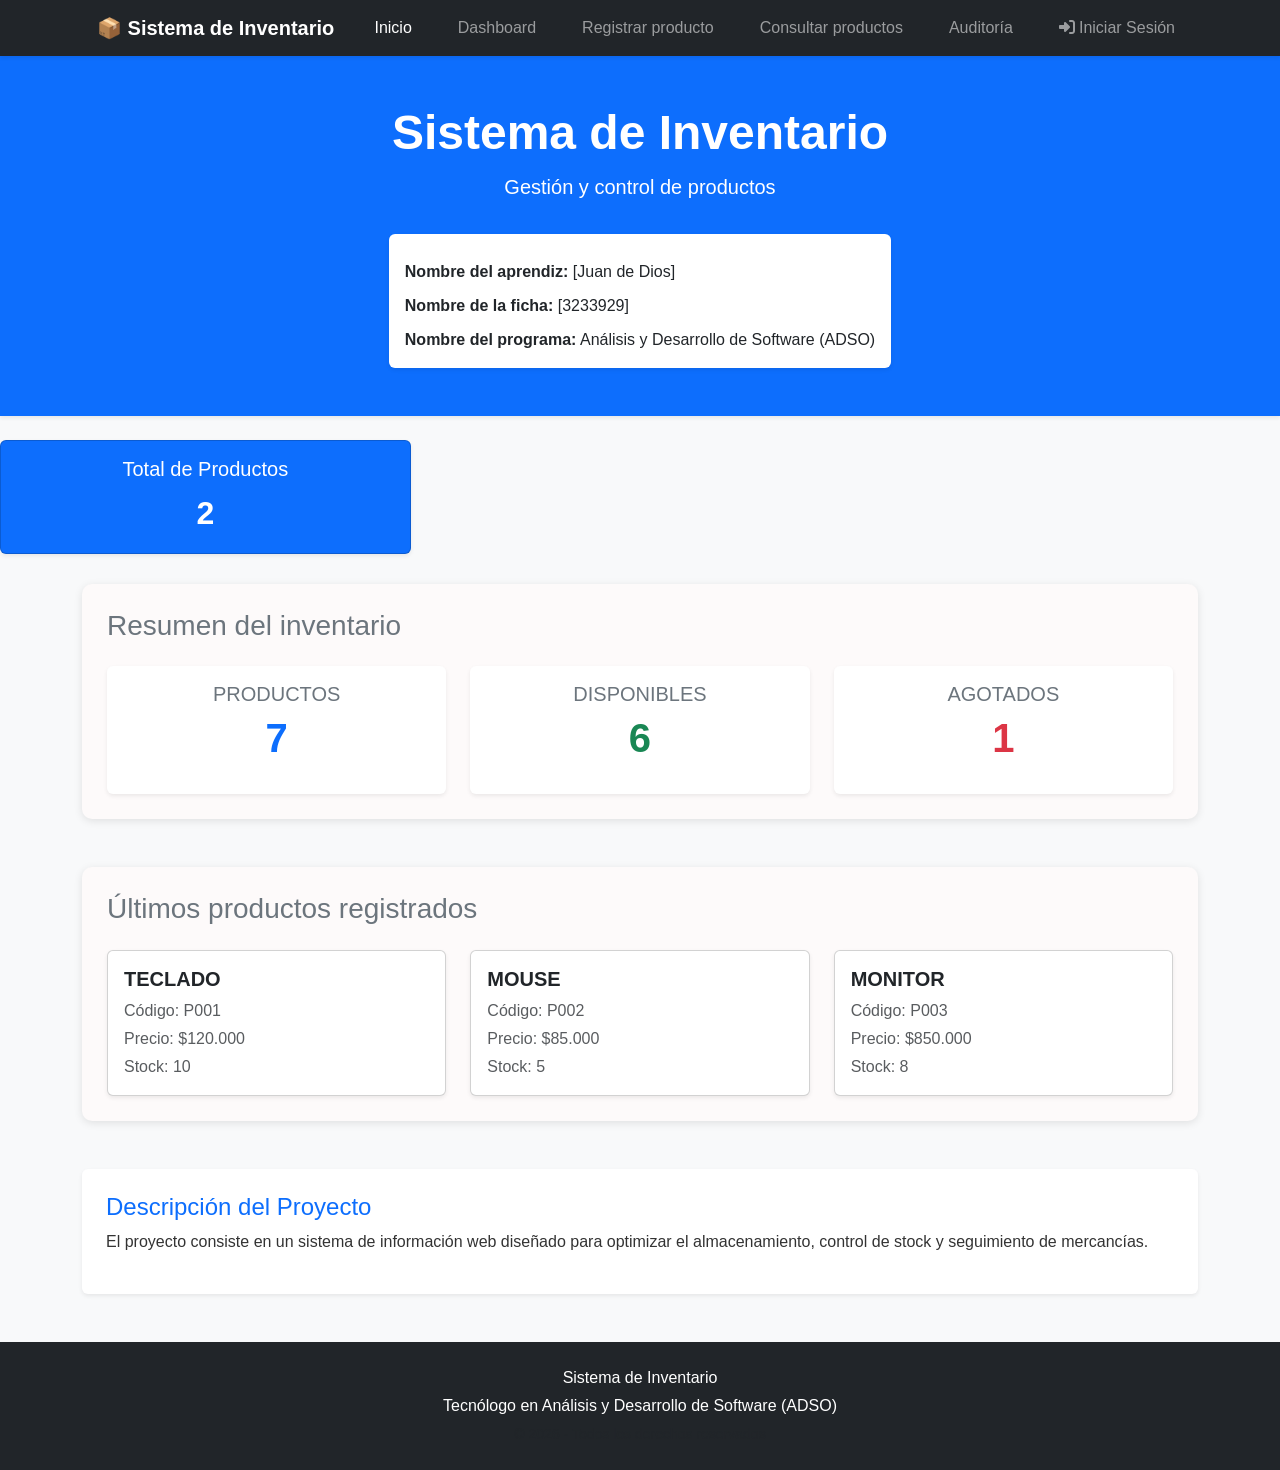
<file: index.html>
<!DOCTYPE html>
<html lang="es">
<head>
    <meta charset="UTF-8">
    <meta name="viewport" content="width=device-width, initial-scale=1.0">
    <title>Sistema de Inventario - Inicio</title>
    <!-- Enlace CDN de Bootstrap 5 -->
    <link href="https://cdn.jsdelivr.net/npm/bootstrap@5.3.3/dist/css/bootstrap.min.css" rel="stylesheet">
    <link href="https://cdnjs.cloudflare.com/ajax/libs/font-awesome/6.5.1/css/all.min.css" rel="stylesheet">
    <!-- Ruta local de CSS corregida -->
    <link rel="stylesheet" href="css/style.css">
</head>
<body class="bg-light">

    <!-- Navbar Bootstrap -->
    <nav class="navbar navbar-expand-lg navbar-dark bg-dark shadow-sm">
        <div class="container">
            <a class="navbar-brand fw-bold" href="index.html">📦 Sistema de Inventario</a>
            <button class="navbar-toggler" type="button" data-bs-toggle="collapse" data-bs-target="#navbarNav">
                <span class="navbar-toggler-icon"></span>
            </button>
            <div class="collapse navbar-collapse" id="navbarNav">
                <ul class="navbar-nav ms-auto">
                    <li class="nav-item"><a class="nav-link active" href="index.html">Inicio</a></li>
                    <li class="nav-item"><a class="nav-link" href="dashboard.html">Dashboard</a></li>
                    <li class="nav-item"><a class="nav-link" href="registrar.html">Registrar producto</a></li>
                    <li class="nav-item"><a class="nav-link" href="productos.html">Consultar productos</a></li>
                    <li class="nav-item"><a class="nav-link" href="auditoria.html">Auditoría</a></li>
                    <li class="nav-item"><a class="nav-link" href="login.html"><i class="fa-solid fa-sign-in-alt me-1"></i>Iniciar Sesión</a></li>
                </ul>
            </div>
        </div>
    </nav>

    <!-- Encabezado -->
    <header class="bg-primary text-white text-center py-5 shadow-sm mb-4">
        <div class="container">
            <h1 class="display-5 fw-bold">Sistema de Inventario</h1>
            <p class="lead">Gestión y control de productos</p>
            <div class="bg-white text-dark p-3 mt-3 rounded shadow-sm d-inline-block text-start">
                <p class="mb-1"><strong>Nombre del aprendiz:</strong> [Juan de Dios]</p>
                <p class="mb-1"><strong>Nombre de la ficha:</strong> [3233929]</p>
                <p class="mb-0"><strong>Nombre del programa:</strong> Análisis y Desarrollo de Software (ADSO)</p>
            </div>
        </div>
    </header>

    <!-- Indicador del Total de Productos -->
    <div class="row my-4">
        <div class="col-md-4">
            <div class="card text-white bg-primary shadow-sm">
                <div class="card-body text-center">
                    <h5 class="card-title">Total de Productos</h5>
                    <!-- Usamos este ID para actualizarlo con JavaScript -->
                    <p class="card-text fs-2 fw-bold" id="totalProductosIndex">0</p>
                </div>
            </div>
        </div>
    </div>
    

    <main class="container mb-5">
        <!-- Resumen del inventario (Tres tarjetas principales) -->
        <section class="mb-5">
            <h2 class="h3 mb-4 text-secondary">Resumen del inventario</h2>
            <div class="row g-4">
                <div class="col-12 col-md-4">
                    <div class="card h-100 shadow-sm border-0">
                        <div class="card-body text-center">
                            <h3 class="card-title text-secondary fs-5">PRODUCTOS</h3>
                            <p class="display-6 fw-bold text-primary" id="idx-total-productos">-</p>
                        </div>
                    </div>
                </div>
                <div class="col-12 col-md-4">
                    <div class="card h-100 shadow-sm border-0">
                        <div class="card-body text-center">
                            <h3 class="card-title text-secondary fs-5">DISPONIBLES</h3>
                            <p class="display-6 fw-bold text-success" id="idx-disponibles">-</p>
                        </div>
                    </div>
                </div>
                <div class="col-12 col-md-4">
                    <div class="card h-100 shadow-sm border-0">
                        <div class="card-body text-center">
                            <h3 class="card-title text-secondary fs-5">AGOTADOS</h3>
                            <p class="display-6 fw-bold text-danger" id="idx-agotados">-</p>
                        </div>
                    </div>
                </div>
            </div>
        </section>

        <!-- Sección de últimos productos -->
        <section class="mb-5">
            <h2 class="h3 mb-4 text-secondary">Últimos productos registrados</h2>
            <div class="row g-4">
                <div class="col-12 col-md-4">
                    <div class="card h-100 shadow-sm">
                        <div class="card-body">
                            <h3 class="h5 card-title text-dark fw-bold">TECLADO</h3>
                            <p class="card-text mb-1 text-muted">Código: P001</p>
                            <p class="card-text mb-1 text-muted">Precio: $120.000</p>
                            <p class="card-text text-muted">Stock: 10</p>
                        </div>
                    </div>
                </div>
                <div class="col-12 col-md-4">
                    <div class="card h-100 shadow-sm">
                        <div class="card-body">
                            <h3 class="h5 card-title text-dark fw-bold">MOUSE</h3>
                            <p class="card-text mb-1 text-muted">Código: P002</p>
                            <p class="card-text mb-1 text-muted">Precio: $85.000</p>
                            <p class="card-text text-muted">Stock: 5</p>
                        </div>
                    </div>
                </div>
                <div class="col-12 col-md-4">
                    <div class="card h-100 shadow-sm">
                        <div class="card-body">
                            <h3 class="h5 card-title text-dark fw-bold">MONITOR</h3>
                            <p class="card-text mb-1 text-muted">Código: P003</p>
                            <p class="card-text mb-1 text-muted">Precio: $850.000</p>
                            <p class="card-text text-muted">Stock: 8</p>
                        </div>
                    </div>
                </div>
            </div>
        </section>

        <!-- Descripción y Funciones -->
        <section class="bg-white p-4 rounded shadow-sm mb-4">
            <h2 class="h4 text-primary">Descripción del Proyecto</h2>
            <p>El proyecto consiste en un sistema de información web diseñado para optimizar el almacenamiento, control de stock y seguimiento de mercancías.</p>
        </section>
    </main>

    <!-- Footer -->
    <footer class="bg-dark text-white text-center py-4">
        <div class="container">
            <p class="mb-1">Sistema de Inventario</p>
            <p class="mb-1">Tecnólogo en Análisis y Desarrollo de Software (ADSO)</p>
            <small class="text-muted">&copy; 2026 - Todos los derechos reservados</small>
        </div>
    </footer>

    <!-- Script local de JavaScript -->
    <script src="js/app.js"></script>
    <script>
        // Cargar datos reales en el index.html (usar API_URL de app.js)
        
        async function cargarResumenIndex() {
            // Mostrar estado de carga
            const ids = ['idx-total-productos', 'idx-disponibles', 'idx-agotados'];
            ids.forEach(id => {
                const el = document.getElementById(id);
                if (el) el.textContent = '...';
            });
            
            try {
                console.log("🔄 Index fetch:", API_URL);
                const resp = await fetch(API_URL);
                console.log("📡 Index response:", resp.status);
                if (!resp.ok) throw new Error(`HTTP ${resp.status}`);
                const productos = await resp.json();
                console.log("📦 Index productos:", productos.length);
                
                if (!Array.isArray(productos)) throw new Error("Respuesta inválida");
                
                const total = productos.length;
                const disponibles = productos.filter(p => p.cantidad > 0).length;
                const agotados = productos.filter(p => p.cantidad === 0).length;
                
                animateValue('idx-total-productos', 0, total, 600);
                animateValue('idx-disponibles', 0, disponibles, 600);
                animateValue('idx-agotados', 0, agotados, 600);
                
                console.log("✅ Index actualizado:", { total, disponibles, agotados });
                
            } catch (error) {
                console.error("❌ Error cargando resumen index:", error);
                // Datos de respaldo
                animateValue('idx-total-productos', 0, 7, 600);
                animateValue('idx-disponibles', 0, 6, 600);
                animateValue('idx-agotados', 0, 1, 600);
            }
        }
        
        function animateValue(id, start, end, duration) {
            const el = document.getElementById(id);
            if (!el) return;
            const startTime = performance.now();
            function update(now) {
                const progress = Math.min((now - startTime) / duration, 1);
                const eased = 1 - Math.pow(1 - progress, 3);
                const current = start + (end - start) * eased;
                el.textContent = Math.floor(current).toLocaleString('es-CO');
                if (progress < 1) requestAnimationFrame(update);
            }
            requestAnimationFrame(update);
        }
        
        // Cargar al inicio
        document.addEventListener("DOMContentLoaded", cargarResumenIndex);
        
        // Actualización en tiempo real
        const indexChannel = new BroadcastChannel('inventario_updates');
        indexChannel.onmessage = (e) => {
            if (e.data.type === 'dataChanged') {
                console.log("📊 Index: actualizando desde BroadcastChannel");
                cargarResumenIndex();
            }
        };
    </script>

    <!-- Bootstrap JS Bundle CDN -->
    <script src="https://cdn.jsdelivr.net/npm/bootstrap@5.3.3/dist/js/bootstrap.bundle.min.js"></script>
</body>
</html>
</file>
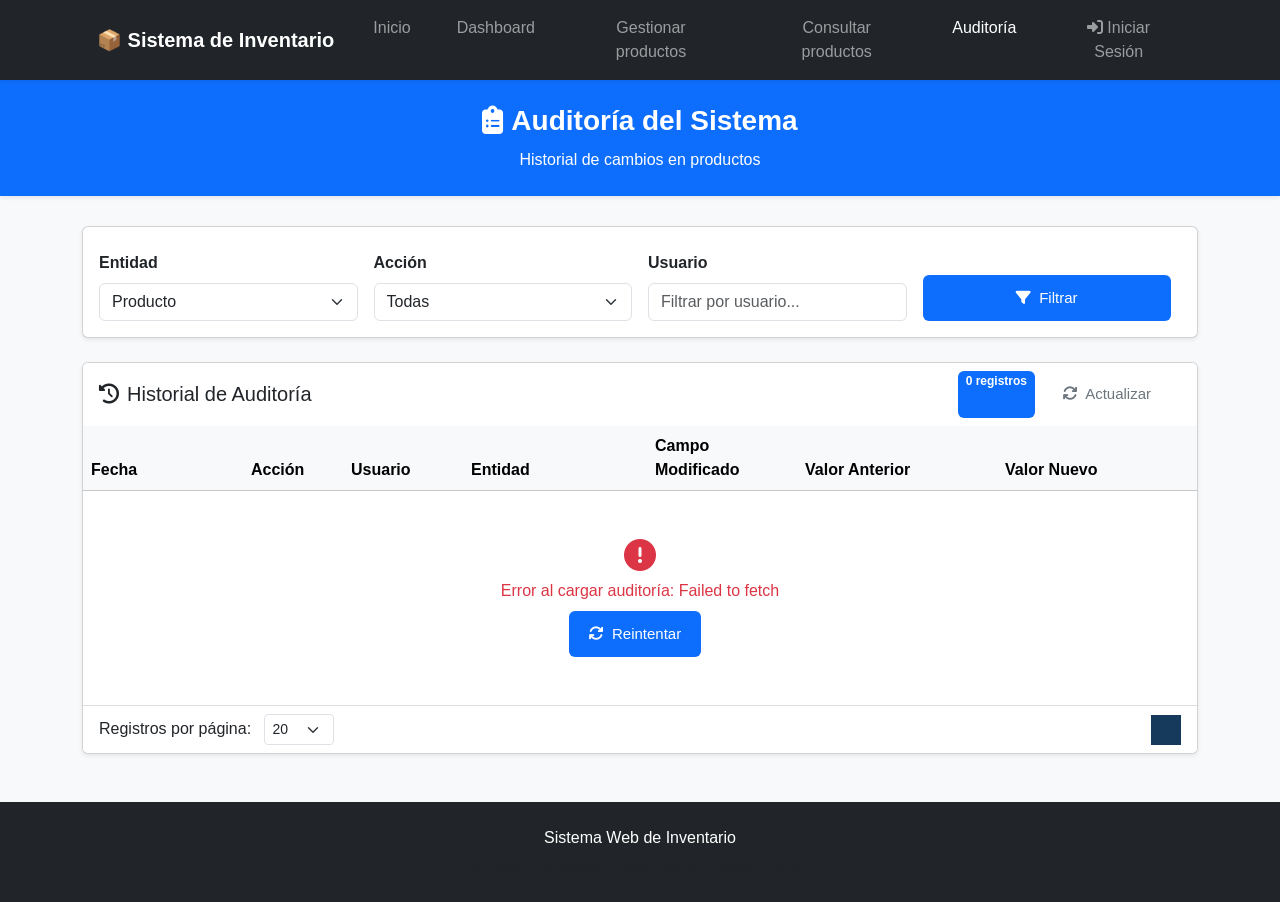
<file: auditoria.html>
<!DOCTYPE html>
<html lang="es">
<head>
    <meta charset="UTF-8">
    <meta name="viewport" content="width=device-width, initial-scale=1.0">
    <title>Auditoría - Sistema de Inventario</title>
    <link href="https://cdn.jsdelivr.net/npm/bootstrap@5.3.3/dist/css/bootstrap.min.css" rel="stylesheet">
    <link href="https://cdnjs.cloudflare.com/ajax/libs/font-awesome/6.5.1/css/all.min.css" rel="stylesheet">
    <link rel="stylesheet" href="css/style.css">
</head>
<body class="bg-light">

    <!-- Navbar Bootstrap -->
    <nav class="navbar navbar-expand-lg navbar-dark bg-dark shadow-sm">
        <div class="container">
            <a class="navbar-brand fw-bold" href="index.html">📦 Sistema de Inventario</a>
            <button class="navbar-toggler" type="button" data-bs-toggle="collapse" data-bs-target="#navbarNav">
                <span class="navbar-toggler-icon"></span>
            </button>
            <div class="collapse navbar-collapse" id="navbarNav">
                <ul class="navbar-nav ms-auto">
                    <li class="nav-item"><a class="nav-link" href="index.html">Inicio</a></li>
                    <li class="nav-item"><a class="nav-link" href="dashboard.html">Dashboard</a></li>
                    <li class="nav-item"><a class="nav-link" href="registrar.html">Gestionar productos</a></li>
                    <li class="nav-item"><a class="nav-link" href="productos.html">Consultar productos</a></li>
                    <li class="nav-item"><a class="nav-link active" href="auditoria.html">Auditoría</a></li>
                    <li class="nav-item"><a class="nav-link" href="login.html"><i class="fa-solid fa-sign-in-alt me-1"></i>Iniciar Sesión</a></li>
                </ul>
            </div>
        </div>
    </nav>

    <!-- Encabezado -->
    <header class="bg-primary text-white text-center py-4 shadow-sm mb-4">
        <div class="container">
            <h1 class="h3 fw-bold"><i class="fa-solid fa-clipboard-list me-2"></i>Auditoría del Sistema</h1>
            <p class="mb-0">Historial de cambios en productos</p>
        </div>
    </header>

    <main class="container mb-5">
        <!-- Filtros -->
        <div class="card shadow-sm mb-4">
            <div class="card-body">
                <form id="filtrosForm" class="row g-3 align-items-end">
                    <div class="col-12 col-md-3">
                        <label for="filtroEntidad" class="form-label fw-bold">Entidad</label>
                        <select class="form-select" id="filtroEntidad">
                            <option value="">Todas</option>
                            <option value="Producto" selected>Producto</option>
                        </select>
                    </div>
                    <div class="col-12 col-md-3">
                        <label for="filtroAccion" class="form-label fw-bold">Acción</label>
                        <select class="form-select" id="filtroAccion">
                            <option value="">Todas</option>
                            <option value="CREAR">Crear</option>
                            <option value="ACTUALIZAR">Actualizar</option>
                            <option value="ELIMINAR">Eliminar</option>
                        </select>
                    </div>
                    <div class="col-12 col-md-3">
                        <label for="filtroUsuario" class="form-label fw-bold">Usuario</label>
                        <input type="text" class="form-control" id="filtroUsuario" placeholder="Filtrar por usuario...">
                    </div>
                    <div class="col-12 col-md-3">
                        <label class="form-label fw-bold">&nbsp;</label>
                        <div class="d-grid">
                            <button type="button" class="btn btn-primary" onclick="cargarAuditoria()">
                                <i class="fa-solid fa-filter me-1"></i> Filtrar
                            </button>
                        </div>
                    </div>
                </form>
            </div>
        </div>

        <!-- Tabla de Auditoría -->
        <div class="card shadow-sm">
            <div class="card-header bg-white border-0 d-flex justify-content-between align-items-center">
                <h3 class="h5 mb-0"><i class="fa-solid fa-history me-2"></i>Historial de Auditoría</h3>
                <div class="d-flex gap-2">
                    <span class="badge bg-primary" id="totalRegistros">0 registros</span>
                    <button type="button" class="btn btn-outline-secondary btn-sm" onclick="cargarAuditoria()">
                        <i class="fa-solid fa-arrows-rotate me-1"></i> Actualizar
                    </button>
                </div>
            </div>
            <div class="card-body p-0">
                <div class="table-responsive">
                    <table class="table table-hover mb-0" id="tablaAuditoria">
                        <thead class="table-light">
                            <tr>
                                <th style="width: 160px;">Fecha</th>
                                <th style="width: 100px;">Acción</th>
                                <th style="width: 120px;">Usuario</th>
                                <th>Entidad</th>
                                <th style="width: 150px;">Campo Modificado</th>
                                <th style="width: 200px;">Valor Anterior</th>
                                <th style="width: 200px;">Valor Nuevo</th>
                            </tr>
                        </thead>
                        <tbody id="tbodyAuditoria">
                            <tr>
                                <td colspan="7" class="text-center text-muted py-5">
                                    <div class="spinner-border text-primary me-2" role="status"></div>
                                    Cargando auditoría...
                                </td>
                            </tr>
                        </tbody>
                    </table>
                </div>
                
                <!-- Paginación -->
                <div class="card-footer bg-white border-0 d-flex justify-content-between align-items-center" id="paginacionContainer" style="display: none;">
                    <div>
                        <label class="form-label mb-0 me-2">Registros por página:</label>
                        <select class="form-select form-select-sm d-inline-block w-auto" id="pageSize" onchange="cargarAuditoria()">
                            <option value="10">10</option>
                            <option value="20" selected>20</option>
                            <option value="50">50</option>
                            <option value="100">100</option>
                        </select>
                    </div>
                    <nav aria-label="Paginación">
                        <ul class="pagination pagination-sm mb-0" id="paginacion"></ul>
                    </nav>
                </div>
            </div>
        </div>
    </main>

    <!-- Footer -->
    <footer class="bg-dark text-white text-center py-4">
        <div class="container">
            <p class="mb-1">Sistema Web de Inventario</p>
            <small class="text-muted">Tecnólogo en Análisis y Desarrollo de Software (ADSO)</small>
        </div>
    </footer>

    <script src="https://cdn.jsdelivr.net/npm/bootstrap@5.3.3/dist/js/bootstrap.bundle.min.js"></script>
    <script src="js/auditoria.js"></script>
</body>
</html>
</file>
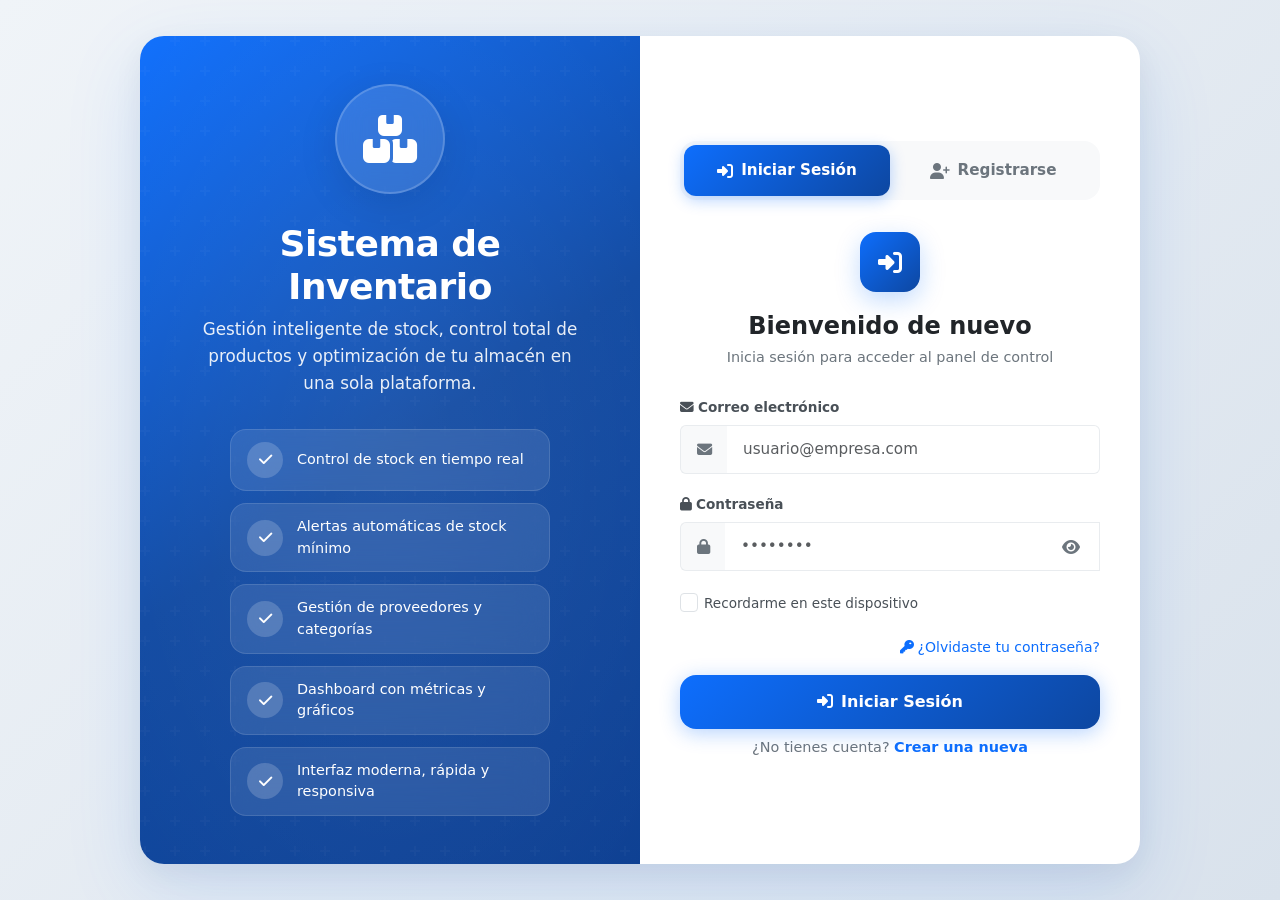
<file: login.html>
<!DOCTYPE html>
<html lang="es">
<head>
    <meta charset="UTF-8">
    <meta name="viewport" content="width=device-width, initial-scale=1.0">
    <title>Acceso - Sistema de Inventario</title>
    <link href="https://cdn.jsdelivr.net/npm/bootstrap@5.3.3/dist/css/bootstrap.min.css" rel="stylesheet">
    <link href="https://cdnjs.cloudflare.com/ajax/libs/font-awesome/6.5.1/css/all.min.css" rel="stylesheet">
    <link rel="stylesheet" href="css/style.css">
    <style>
        :root {
            --primary: #0d6efd;
            --primary-dark: #0b5ed7;
            --primary-light: #e7f1ff;
            --secondary: #6c757d;
            --success: #198754;
            --warning: #ffc107;
            --danger: #dc3545;
            --info: #0dcaf0;
            --light: #f8f9fa;
            --dark: #212529;
        }

        * {
            box-sizing: border-box;
        }

        body {
            background: linear-gradient(135deg, #f0f4f8 0%, #d9e2ec 100%);
            min-height: 100vh;
            display: flex;
            align-items: center;
            justify-content: center;
            padding: 1rem;
            font-family: 'Segoe UI', system-ui, -apple-system, sans-serif;
        }

        .auth-container {
            width: 100%;
            max-width: 1000px;
            background: white;
            border-radius: 1.5rem;
            box-shadow: 0 25px 80px rgba(13, 110, 253, 0.12), 0 10px 30px rgba(0, 0, 0, 0.06);
            overflow: hidden;
            display: flex;
            flex-direction: row;
            position: relative;
        }

        /* ===== PANEL IZQUIERDO - BRANDING ===== */
        .auth-brand {
            flex: 1;
            min-width: 340px;
            background: linear-gradient(145deg, var(--primary) 0%, #0d47a1 50%, #0a3d91 100%);
            position: relative;
            display: flex;
            flex-direction: column;
            align-items: center;
            justify-content: center;
            padding: 3rem 2.5rem;
            color: white;
            overflow: hidden;
        }

        .auth-brand::before {
            content: '';
            position: absolute;
            inset: 0;
            background-image: url("data:image/svg+xml,%3Csvg width='60' height='60' viewBox='0 0 60 60' xmlns='http://www.w3.org/2000/svg'%3E%3Cg fill='none' fill-rule='evenodd'%3E%3Cg fill='%23ffffff' fill-opacity='0.04'%3E%3Cpath d='M36 34v-4h-2v4h-4v2h4v4h2v-4h4v-2h-4zm0-30V0h-2v4h-4v2h4v4h2V6h4V4h-4zM6 34v-4H4v4H0v2h4v4h2v-4h4v-2H6zM6 4V0H4v4H0v2h4v4h2V6h4V4H6z'/%3E%3C/g%3E%3C/g%3E%3C/svg%3E");
            opacity: 0.6;
        }

        .auth-brand::after {
            content: '';
            position: absolute;
            bottom: -60%;
            right: -60%;
            width: 220%;
            height: 220%;
            background: radial-gradient(ellipse at center, rgba(255,255,255,0.08) 0%, transparent 60%);
            animation: float 8s ease-in-out infinite;
        }

        @keyframes float {
            0%, 100% { transform: translate(0, 0) scale(1); opacity: 0.4; }
            50% { transform: translate(-20px, -20px) scale(1.05); opacity: 0.6; }
        }

        .brand-content {
            position: relative;
            z-index: 2;
            text-align: center;
            max-width: 380px;
            width: 100%;
        }

        .brand-icon {
            width: 110px;
            height: 110px;
            background: rgba(255,255,255,0.12);
            border-radius: 50%;
            display: flex;
            align-items: center;
            justify-content: center;
            margin: 0 auto 1.75rem;
            backdrop-filter: blur(15px);
            border: 2px solid rgba(255,255,255,0.18);
            box-shadow: 0 10px 40px rgba(0,0,0,0.1);
        }

        .brand-icon i {
            font-size: 3rem;
            color: white;
        }

        .brand-title {
            font-size: 2.25rem;
            font-weight: 800;
            margin-bottom: 0.5rem;
            line-height: 1.2;
            letter-spacing: -0.5px;
        }

        .brand-subtitle {
            font-size: 1.05rem;
            opacity: 0.9;
            line-height: 1.6;
            margin-bottom: 2rem;
            font-weight: 300;
        }

        .brand-features {
            display: flex;
            flex-direction: column;
            gap: 0.75rem;
            text-align: left;
            max-width: 320px;
            margin: 0 auto;
        }

        .feature-item {
            display: flex;
            align-items: center;
            gap: 0.875rem;
            padding: 0.75rem 1rem;
            background: rgba(255,255,255,0.1);
            border-radius: 1rem;
            backdrop-filter: blur(15px);
            border: 1px solid rgba(255,255,255,0.12);
            transition: all 0.3s ease;
        }

        .feature-item:hover {
            transform: translateX(6px);
            background: rgba(255,255,255,0.18);
            border-color: rgba(255,255,255,0.25);
        }

        .feature-icon {
            width: 36px;
            height: 36px;
            background: rgba(255,255,255,0.18);
            border-radius: 50%;
            display: flex;
            align-items: center;
            justify-content: center;
            font-size: 0.95rem;
            flex-shrink: 0;
        }

        .feature-text {
            font-size: 0.9rem;
            font-weight: 400;
        }

        /* ===== PANEL DERECHO - FORMULARIOS ===== */
        .auth-forms {
            flex: 1;
            min-width: 340px;
            padding: 2.5rem;
            display: flex;
            flex-direction: column;
            justify-content: center;
            position: relative;
            overflow-y: auto;
            max-height: 100vh;
        }

        /* Tabs de navegación */
        .auth-tabs {
            display: flex;
            background: var(--light);
            border-radius: 1rem;
            padding: 4px;
            margin-bottom: 2rem;
            position: relative;
        }

        .auth-tab {
            flex: 1;
            display: flex;
            align-items: center;
            justify-content: center;
            gap: 0.5rem;
            padding: 0.875rem 1rem;
            background: transparent;
            border: none;
            border-radius: 0.75rem;
            color: var(--secondary);
            font-weight: 600;
            font-size: 0.95rem;
            cursor: pointer;
            transition: all 0.3s ease;
            position: relative;
            z-index: 2;
        }

        .auth-tab:hover {
            color: var(--primary);
        }

        .auth-tab.active {
            color: white;
        }

        .tab-indicator {
            position: absolute;
            top: 4px;
            left: 4px;
            width: calc(50% - 4px);
            height: calc(100% - 8px);
            background: linear-gradient(135deg, var(--primary) 0%, #0d47a1 100%);
            border-radius: 0.75rem;
            transition: transform 0.3s cubic-bezier(0.4, 0, 0.2, 1);
            z-index: 1;
            box-shadow: 0 4px 15px rgba(13, 110, 253, 0.3);
        }

        .auth-tab i {
            font-size: 1rem;
        }

        /* Formularios */
        .form-panel {
            display: none;
            animation: fadeSlide 0.4s cubic-bezier(0.4, 0, 0.2, 1);
        }

        .form-panel.active {
            display: block;
        }

        @keyframes fadeSlide {
            from { opacity: 0; transform: translateY(10px); }
            to { opacity: 1; transform: translateY(0); }
        }

        .form-header {
            text-align: center;
            margin-bottom: 1.75rem;
        }

        .form-logo {
            width: 60px;
            height: 60px;
            background: linear-gradient(135deg, var(--primary) 0%, #0d47a1 100%);
            border-radius: 1rem;
            display: flex;
            align-items: center;
            justify-content: center;
            margin: 0 auto 1.25rem;
            box-shadow: 0 8px 25px rgba(13, 110, 253, 0.25);
        }

        .form-logo i {
            font-size: 1.5rem;
            color: white;
        }

        .form-title {
            font-size: 1.5rem;
            font-weight: 700;
            color: var(--dark);
            margin-bottom: 0.375rem;
        }

        .form-subtitle {
            color: var(--secondary);
            font-size: 0.9rem;
            font-weight: 400;
        }

        .form-group {
            margin-bottom: 1.25rem;
        }

        .form-row {
            display: flex;
            gap: 1rem;
        }

        .form-row .form-group {
            flex: 1;
            margin-bottom: 0;
        }

        .form-label {
            font-weight: 600;
            color: #495057;
            margin-bottom: 0.5rem;
            display: block;
            font-size: 0.85rem;
        }

        .input-wrapper {
            position: relative;
        }

        .input-group {
            display: flex;
        }

        .input-group-text {
            background: var(--light);
            border: 1px solid #e9ecef;
            border-right: none;
            color: var(--secondary);
            padding: 0.75rem 1rem;
            font-size: 0.95rem;
            transition: all 0.2s;
        }

        .form-control {
            border: 1px solid #e9ecef;
            border-left: none;
            padding: 0.75rem 1rem;
            font-size: 0.95rem;
            transition: all 0.2s;
            flex: 1;
        }

        .form-control:focus {
            border-color: var(--primary);
            box-shadow: 0 0 0 0.25rem rgba(13, 110, 253, 0.12);
            outline: none;
        }

        .input-group:focus-within .input-group-text {
            border-color: var(--primary);
            color: var(--primary);
            background: var(--primary-light);
        }

        .toggle-password {
            position: absolute;
            right: 1rem;
            top: 50%;
            transform: translateY(-50%);
            background: none;
            border: none;
            color: var(--secondary);
            cursor: pointer;
            padding: 0.25rem;
            z-index: 10;
            transition: color 0.2s;
            display: flex;
            align-items: center;
            justify-content: center;
        }

        .toggle-password:hover {
            color: var(--primary);
        }

        .form-check {
            margin-bottom: 1.25rem;
        }

        .form-check-input {
            width: 1.15em;
            height: 1.15em;
            margin-top: 0.15em;
            border-color: #dee2e6;
            transition: all 0.2s;
        }

        .form-check-input:checked {
            background-color: var(--primary);
            border-color: var(--primary);
        }

        .form-check-input:focus {
            box-shadow: 0 0 0 0.25rem rgba(13, 110, 253, 0.15);
        }

        .form-check-label {
            color: #495057;
            font-size: 0.85rem;
            cursor: pointer;
            line-height: 1.4;
        }

        .form-check-label a {
            color: var(--primary);
            text-decoration: none;
            font-weight: 500;
        }

        .form-check-label a:hover {
            text-decoration: underline;
        }

        .btn-auth {
            width: 100%;
            padding: 0.9375rem;
            font-size: 1rem;
            font-weight: 600;
            border-radius: 1rem;
            background: linear-gradient(135deg, var(--primary) 0%, #0d47a1 100%);
            border: none;
            box-shadow: 0 4px 20px rgba(13, 110, 253, 0.3);
            transition: all 0.3s ease;
            position: relative;
            overflow: hidden;
        }

        .btn-auth::before {
            content: '';
            position: absolute;
            top: 0;
            left: -100%;
            width: 100%;
            height: 100%;
            background: linear-gradient(90deg, transparent, rgba(255,255,255,0.2), transparent);
            transition: left 0.5s;
        }

        .btn-auth:hover {
            transform: translateY(-2px);
            box-shadow: 0 8px 30px rgba(13, 110, 253, 0.4);
        }

        .btn-auth:hover::before {
            left: 100%;
        }

        .btn-auth:active {
            transform: translateY(0);
        }

        .btn-auth:disabled {
            opacity: 0.7;
            transform: none;
        }

        .divider {
            display: flex;
            align-items: center;
            gap: 1rem;
            margin: 1.5rem 0;
            color: var(--secondary);
            font-size: 0.85rem;
        }

        .divider::before,
        .divider::after {
            content: '';
            flex: 1;
            height: 1px;
            background: #e9ecef;
        }

        .switch-auth {
            text-align: center;
            color: var(--secondary);
            font-size: 0.9rem;
            padding-top: 0.5rem;
        }

        .switch-auth a {
            color: var(--primary);
            font-weight: 600;
            text-decoration: none;
            transition: color 0.2s;
        }

        .switch-auth a:hover {
            color: var(--primary-dark);
            text-decoration: underline;
        }

        .alert {
            border-radius: 0.75rem;
            border: none;
            padding: 1rem 1.25rem;
            margin-bottom: 1.25rem;
            font-size: 0.9rem;
        }

        .alert i {
            margin-right: 0.5rem;
        }

        /* Password Strength */
        .password-strength {
            height: 4px;
            border-radius: 2px;
            background: #e9ecef;
            margin-top: 0.5rem;
            overflow: hidden;
        }

        .password-strength-bar {
            height: 100%;
            width: 0%;
            transition: all 0.3s ease;
            border-radius: 2px;
        }

        .password-strength-text {
            font-size: 0.75rem;
            margin-top: 0.25rem;
            text-align: right;
            font-weight: 500;
        }

        .password-requirements {
            font-size: 0.75rem;
            color: var(--secondary);
            margin-top: 0.5rem;
            padding-left: 0.5rem;
        }

        .password-requirements li {
            margin: 0.125rem 0;
            list-style: none;
            position: relative;
            padding-left: 1.25rem;
        }

        .password-requirements li::before {
            content: '\f00d';
            font-family: 'Font Awesome 6 Free';
            font-weight: 900;
            position: absolute;
            left: 0;
            color: var(--danger);
            font-size: 0.6rem;
        }

        .password-requirements li.met::before {
            content: '\f00c';
            color: var(--success);
        }

        /* Modal */
        .modal-content {
            border: none;
            border-radius: 1.25rem;
            box-shadow: 0 25px 80px rgba(0, 0, 0, 0.15);
        }

        .modal-header {
            border-bottom: 1px solid #f0f0f0;
            padding: 1.5rem;
        }

        .modal-title {
            font-weight: 700;
            color: var(--dark);
        }

        .modal-body {
            padding: 1.5rem;
        }

        .modal-footer {
            border-top: 1px solid #f0f0f0;
            padding: 1rem 1.5rem;
        }

        .btn-close {
            filter: invert(0.3);
            opacity: 0.7;
        }

        .btn-close:hover {
            opacity: 1;
        }

        /* ===== RESPONSIVE ===== */
        @media (max-width: 992px) {
            .auth-container {
                flex-direction: column;
                max-width: 100%;
                margin: 0.5rem;
                border-radius: 1.25rem;
                max-height: none;
            }

            .auth-brand {
                min-width: 100%;
                min-height: 280px;
                padding: 2.5rem 2rem;
            }

            .auth-forms {
                min-width: 100%;
                padding: 2rem;
                max-height: none;
            }

            .brand-title {
                font-size: 2rem;
            }

            .brand-features {
                max-width: 100%;
            }

            .tab-indicator {
                width: calc(50% - 4px);
            }
        }

        @media (max-width: 576px) {
            body {
                padding: 0.5rem;
                align-items: flex-start;
                min-height: auto;
            }

            .auth-container {
                border-radius: 1rem;
                min-height: calc(100vh - 1rem);
            }

            .auth-brand {
                min-height: 240px;
                padding: 2rem 1.5rem;
            }

            .auth-forms {
                padding: 1.75rem 1.25rem;
            }

            .brand-icon {
                width: 90px;
                height: 90px;
                margin-bottom: 1.25rem;
            }

            .brand-icon i {
                font-size: 2.5rem;
            }

            .brand-title {
                font-size: 1.75rem;
            }

            .brand-subtitle {
                font-size: 0.95rem;
            }

            .brand-features {
                gap: 0.5rem;
            }

            .feature-item {
                padding: 0.625rem 0.875rem;
                font-size: 0.85rem;
            }

            .feature-icon {
                width: 32px;
                height: 32px;
                font-size: 0.85rem;
            }

            .form-title {
                font-size: 1.375rem;
            }

            .form-row {
                flex-direction: column;
                gap: 0;
            }

            .form-row .form-group {
                margin-bottom: 1.25rem;
            }

            .auth-tabs {
                border-radius: 0.875rem;
            }

            .auth-tab {
                padding: 0.75rem 0.5rem;
                font-size: 0.875rem;
            }

            .auth-tab span {
                display: none;
            }

            .auth-tab i {
                font-size: 1.1rem;
            }
        }

        @media (max-width: 400px) {
            .auth-brand {
                padding: 1.5rem 1rem;
                min-height: 200px;
            }

            .brand-features {
                display: none;
            }

            .auth-forms {
                padding: 1.5rem 1rem;
            }

            .form-group {
                margin-bottom: 1rem;
            }
        }

        @media (max-height: 700px) and (orientation: landscape) {
            body {
                padding: 0.5rem;
                align-items: center;
            }

            .auth-container {
                max-height: calc(100vh - 1rem);
            }

            .auth-brand {
                min-height: 180px;
                padding: 1.5rem;
            }

            .brand-subtitle,
            .brand-features {
                display: none;
            }

            .auth-forms {
                padding: 1.5rem;
            }

            .form-group {
                margin-bottom: 0.875rem;
            }
        }

        /* Animaciones de entrada */
        .auth-brand {
            animation: slideInLeft 0.6s cubic-bezier(0.4, 0, 0.2, 1);
        }

        .auth-forms {
            animation: slideInRight 0.6s cubic-bezier(0.4, 0, 0.2, 1);
        }

        @keyframes slideInLeft {
            from { opacity: 0; transform: translateX(-30px); }
            to { opacity: 1; transform: translateX(0); }
        }

        @keyframes slideInRight {
            from { opacity: 0; transform: translateX(30px); }
            to { opacity: 1; transform: translateX(0); }
        }
    </style>
</head>
<body>
    <div class="auth-container" role="main">
        <!-- Panel Izquierdo - Branding -->
        <div class="auth-brand" aria-hidden="true">
            <div class="brand-content">
                <div class="brand-icon" aria-hidden="true">
                    <i class="fa-solid fa-boxes-stacked"></i>
                </div>
                <h1 class="brand-title">Sistema de Inventario</h1>
                <p class="brand-subtitle">Gestión inteligente de stock, control total de productos y optimización de tu almacén en una sola plataforma.</p>
                
                <div class="brand-features">
                    <div class="feature-item">
                        <span class="feature-icon"><i class="fa-solid fa-check"></i></span>
                        <span class="feature-text">Control de stock en tiempo real</span>
                    </div>
                    <div class="feature-item">
                        <span class="feature-icon"><i class="fa-solid fa-check"></i></span>
                        <span class="feature-text">Alertas automáticas de stock mínimo</span>
                    </div>
                    <div class="feature-item">
                        <span class="feature-icon"><i class="fa-solid fa-check"></i></span>
                        <span class="feature-text">Gestión de proveedores y categorías</span>
                    </div>
                    <div class="feature-item">
                        <span class="feature-icon"><i class="fa-solid fa-check"></i></span>
                        <span class="feature-text">Dashboard con métricas y gráficos</span>
                    </div>
                    <div class="feature-item">
                        <span class="feature-icon"><i class="fa-solid fa-check"></i></span>
                        <span class="feature-text">Interfaz moderna, rápida y responsiva</span>
                    </div>
                </div>
            </div>
        </div>

        <!-- Panel Derecho - Formularios -->
        <div class="auth-forms">
            <!-- Tabs Navigation -->
            <div class="auth-tabs" role="tablist" aria-label="Tipo de acceso">
                <button class="auth-tab active" id="loginTab" role="tab" aria-selected="true" aria-controls="loginPanel" data-target="loginPanel">
                    <i class="fa-solid fa-sign-in-alt"></i>
                    <span>Iniciar Sesión</span>
                </button>
                <button class="auth-tab" id="registerTab" role="tab" aria-selected="false" aria-controls="registerPanel" data-target="registerPanel">
                    <i class="fa-solid fa-user-plus"></i>
                    <span>Registrarse</span>
                </button>
                <div class="tab-indicator" id="tabIndicator"></div>
            </div>

            <!-- Alertas globales -->
            <div id="authAlert" class="alert d-none" role="alert"></div>

            <!-- Panel LOGIN -->
            <div class="form-panel active" id="loginPanel" role="tabpanel" aria-labelledby="loginTab">
                <div class="form-header">
                    <div class="form-logo" aria-hidden="true">
                        <i class="fa-solid fa-sign-in-alt"></i>
                    </div>
                    <h2 class="form-title">Bienvenido de nuevo</h2>
                    <p class="form-subtitle">Inicia sesión para acceder al panel de control</p>
                </div>

                <form id="loginForm" novalidate>
                    <div class="form-group">
                        <label for="loginEmail" class="form-label">
                            <i class="fa-solid fa-envelope me-1"></i>Correo electrónico
                        </label>
                        <div class="input-wrapper">
                            <div class="input-group">
                                <span class="input-group-text"><i class="fa-solid fa-envelope"></i></span>
                                <input type="email" class="form-control" id="loginEmail" placeholder="usuario@empresa.com" required autocomplete="email">
                            </div>
                        </div>
                        <div class="invalid-feedback">Por favor ingresa un correo válido</div>
                    </div>

                    <div class="form-group">
                        <label for="loginPassword" class="form-label">
                            <i class="fa-solid fa-lock me-1"></i>Contraseña
                        </label>
                        <div class="input-wrapper">
                            <div class="input-group">
                                <span class="input-group-text"><i class="fa-solid fa-lock"></i></span>
                                <input type="password" class="form-control" id="loginPassword" placeholder="••••••••" required autocomplete="current-password">
                                <button type="button" class="toggle-password" id="toggleLoginPassword" aria-label="Mostrar/ocultar contraseña">
                                    <i class="fa-solid fa-eye"></i>
                                </button>
                            </div>
                        </div>
                        <div class="invalid-feedback">Por favor ingresa tu contraseña</div>
                    </div>

                    <div class="form-check">
                        <input type="checkbox" class="form-check-input" id="rememberMe">
                        <label class="form-check-label" for="rememberMe">Recordarme en este dispositivo</label>
                    </div>

                    <div class="text-end mb-3">
                        <a href="#" class="text-decoration-none small" data-bs-toggle="modal" data-bs-target="#forgotModal">
                            <i class="fa-solid fa-key me-1"></i>¿Olvidaste tu contraseña?
                        </a>
                    </div>

                    <button type="submit" class="btn btn-primary btn-auth">
                        <i class="fa-solid fa-sign-in-alt me-2"></i>Iniciar Sesión
                    </button>
                </form>

                <div class="switch-auth">
                    ¿No tienes cuenta? <a href="#" id="switchToRegister">Crear una nueva</a>
                </div>
            </div>

            <!-- Panel REGISTRO -->
            <div class="form-panel" id="registerPanel" role="tabpanel" aria-labelledby="registerTab" hidden>
                <div class="form-header">
                    <div class="form-logo" aria-hidden="true">
                        <i class="fa-solid fa-user-plus"></i>
                    </div>
                    <h2 class="form-title">Crear Cuenta</h2>
                    <p class="form-subtitle">Solo necesitas tu correo y una contraseña</p>
                </div>

                <form id="registerForm" novalidate>
                    <div class="form-group">
                        <label for="regEmail" class="form-label">
                            <i class="fa-solid fa-envelope me-1"></i>Correo electrónico
                        </label>
                        <div class="input-wrapper">
                            <div class="input-group">
                                <span class="input-group-text"><i class="fa-solid fa-envelope"></i></span>
                                <input type="email" class="form-control" id="regEmail" placeholder="usuario@empresa.com" required autocomplete="email">
                            </div>
                        </div>
                        <div class="invalid-feedback">Por favor ingresa un correo válido</div>
                    </div>

                    <div class="form-group">
                        <label for="regPassword" class="form-label">
                            <i class="fa-solid fa-lock me-1"></i>Contraseña
                        </label>
                        <div class="input-wrapper">
                            <div class="input-group">
                                <span class="input-group-text"><i class="fa-solid fa-lock"></i></span>
                                <input type="password" class="form-control" id="regPassword" placeholder="••••••••" required autocomplete="new-password" minlength="6">
                                <button type="button" class="toggle-password" id="toggleRegPassword" aria-label="Mostrar/ocultar contraseña">
                                    <i class="fa-solid fa-eye"></i>
                                </button>
                            </div>
                        </div>
                        <div class="invalid-feedback">Mínimo 6 caracteres</div>
                        
                        <div class="password-strength" aria-label="Fortaleza de la contraseña">
                            <div class="password-strength-bar" id="passwordStrengthBar" role="progressbar" aria-valuenow="0" aria-valuemin="0" aria-valuemax="100"></div>
                        </div>
                        <div class="password-strength-text" id="passwordStrengthText"></div>
                    </div>

                    <div class="form-group">
                        <label for="confirmPassword" class="form-label">
                            <i class="fa-solid fa-lock me-1"></i>Confirmar contraseña
                        </label>
                        <div class="input-wrapper">
                            <div class="input-group">
                                <span class="input-group-text"><i class="fa-solid fa-lock"></i></span>
                                <input type="password" class="form-control" id="confirmPassword" placeholder="••••••••" required autocomplete="new-password">
                                <button type="button" class="toggle-password" id="toggleConfirmPassword" aria-label="Mostrar/ocultar contraseña">
                                    <i class="fa-solid fa-eye"></i>
                                </button>
                            </div>
                        </div>
                        <div class="invalid-feedback">Las contraseñas no coinciden</div>
                    </div>

                    <button type="submit" class="btn btn-primary btn-auth">
                        <i class="fa-solid fa-user-plus me-2"></i>Crear Cuenta
                    </button>
                </form>

                <div class="switch-auth">
                    ¿Ya tienes cuenta? <a href="#" id="switchToLogin">Iniciar Sesión</a>
                </div>
            </div>
        </div>
    </div>

    <!-- Modal Recuperar Contraseña -->
    <div class="modal fade" id="forgotModal" tabindex="-1" aria-labelledby="forgotModalLabel" aria-hidden="true">
        <div class="modal-dialog modal-dialog-centered">
            <div class="modal-content">
                <div class="modal-header">
                    <h5 class="modal-title" id="forgotModalLabel">
                        <i class="fa-solid fa-key me-2 text-primary"></i>Recuperar Contraseña
                    </h5>
                    <button type="button" class="btn-close" data-bs-dismiss="modal" aria-label="Cerrar"></button>
                </div>
                <div class="modal-body">
                    <div id="forgotAlert" class="alert d-none" role="alert"></div>
                    
                    <p class="text-muted mb-4">Ingresa tu correo electrónico y te enviaremos un enlace para restablecer tu contraseña.</p>
                    
                    <form id="forgotForm">
                        <div class="form-group mb-0">
                            <label for="forgotEmail" class="form-label">
                                <i class="fa-solid fa-envelope me-1"></i>Correo electrónico
                            </label>
                            <div class="input-wrapper">
                                <div class="input-group">
                                    <span class="input-group-text"><i class="fa-solid fa-envelope"></i></span>
                                    <input type="email" class="form-control" id="forgotEmail" placeholder="usuario@empresa.com" required autocomplete="email">
                                </div>
                            </div>
                        </div>
                        
                        <div class="d-grid mt-4">
                            <button type="submit" class="btn btn-primary btn-auth">
                                <i class="fa-solid fa-paper-plane me-2"></i>Enviar enlace de recuperación
                            </button>
                        </div>
                    </form>
                </div>
                <div class="modal-footer">
                    <button type="button" class="btn btn-secondary" data-bs-dismiss="modal">
                        <i class="fa-solid fa-xmark me-1"></i>Cancelar
                    </button>
                </div>
            </div>
        </div>
    </div>

    <!-- Modal Éxito Recuperación / Registro -->
    <div class="modal fade" id="successModal" tabindex="-1" aria-hidden="true">
        <div class="modal-dialog modal-dialog-centered">
            <div class="modal-content">
                <div class="modal-body text-center py-5">
                    <div class="bg-primary bg-opacity-10 rounded-circle d-inline-flex align-items-center justify-content-center mb-3" style="width: 80px; height: 80px;">
                        <i class="fa-solid fa-check fa-2x text-primary" id="successIcon"></i>
                    </div>
                    <h5 class="fw-bold" id="successTitle">¡Correo enviado!</h5>
                    <p class="text-muted mb-4" id="successMessage">Hemos enviado un enlace de recuperación a tu correo electrónico. Revisa tu bandeja de entrada (y spam).</p>
                    <button type="button" class="btn btn-primary" data-bs-dismiss="modal" id="successAction">
                        <i class="fa-solid fa-sign-in-alt me-1"></i>Ir a Iniciar Sesión
                    </button>
                </div>
            </div>
        </div>
    </div>

    <script src="https://cdn.jsdelivr.net/npm/bootstrap@5.3.3/dist/js/bootstrap.bundle.min.js"></script>
    <script src="js/login.js"></script>
</body>
</html>
</file>
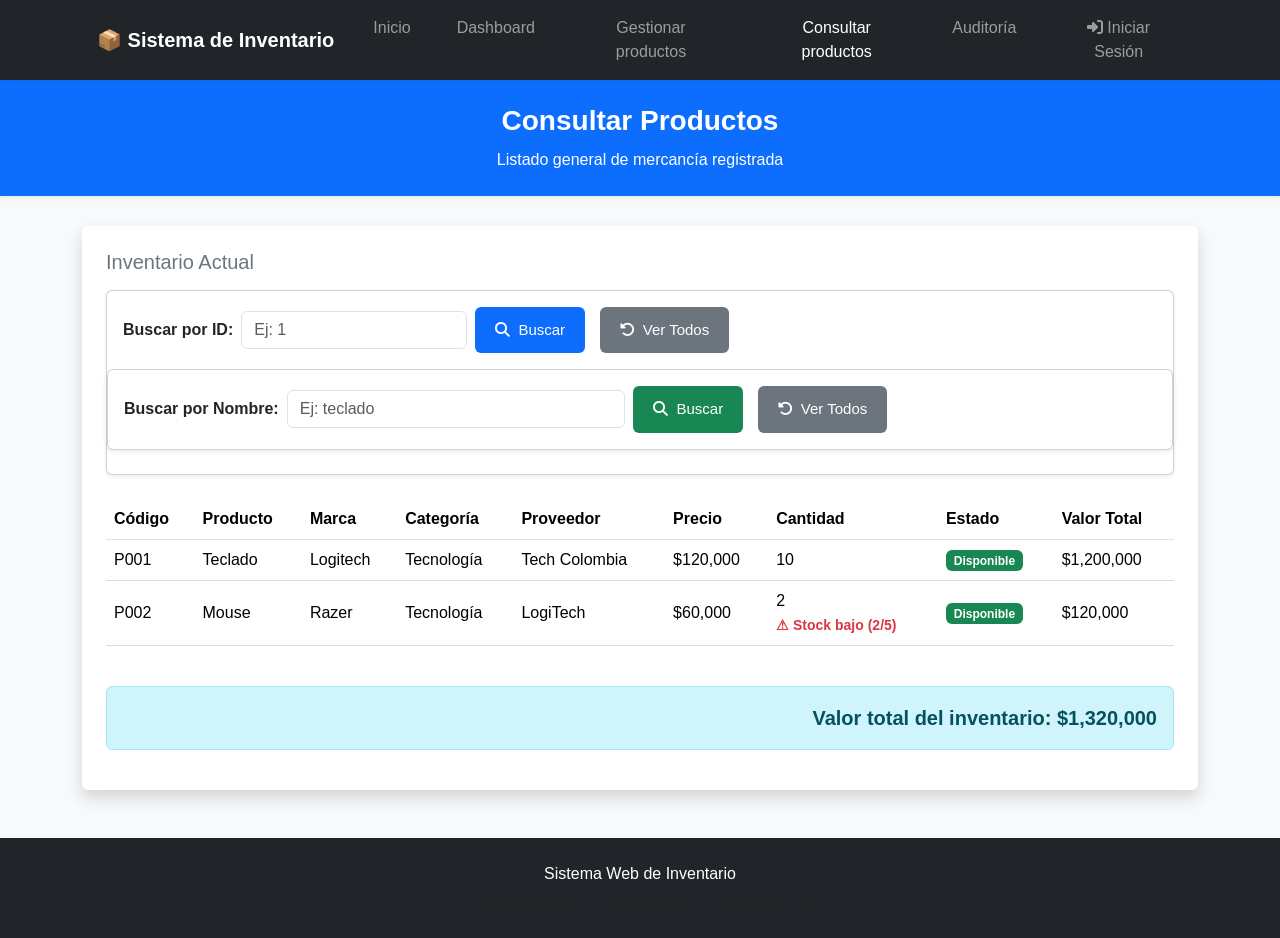
<file: productos.html>
<!DOCTYPE html>
<html lang="es">
<head>
    <meta charset="UTF-8">
    <meta name="viewport" content="width=device-width, initial-scale=1.0">
    <title>Consultar Productos - Sistema de Inventario</title>
    <link href="https://cdn.jsdelivr.net/npm/bootstrap@5.3.3/dist/css/bootstrap.min.css" rel="stylesheet">
    <link href="https://cdnjs.cloudflare.com/ajax/libs/font-awesome/6.5.1/css/all.min.css" rel="stylesheet">
    <link rel="stylesheet" href="css/style.css">
</head>
<body class="bg-light">

    <!-- Navbar Bootstrap -->
    <nav class="navbar navbar-expand-lg navbar-dark bg-dark shadow-sm">
        <div class="container">
            <a class="navbar-brand fw-bold" href="index.html">📦 Sistema de Inventario</a>
            <button class="navbar-toggler" type="button" data-bs-toggle="collapse" data-bs-target="#navbarNav">
                <span class="navbar-toggler-icon"></span>
            </button>
            <div class="collapse navbar-collapse" id="navbarNav">
                <ul class="navbar-nav ms-auto">
                    <li class="nav-item"><a class="nav-link" href="index.html">Inicio</a></li>
                    <li class="nav-item"><a class="nav-link" href="dashboard.html">Dashboard</a></li>
                    <li class="nav-item"><a class="nav-link" href="registrar.html">Gestionar productos</a></li>
                    <li class="nav-item"><a class="nav-link active" href="productos.html">Consultar productos</a></li>
                    <li class="nav-item"><a class="nav-link" href="auditoria.html">Auditoría</a></li>
                    <li class="nav-item"><a class="nav-link" href="login.html"><i class="fa-solid fa-sign-in-alt me-1"></i>Iniciar Sesión</a></li>
                </ul>
            </div>
        </div>
    </nav>

    <!-- Encabezado -->
    <header class="bg-primary text-white text-center py-4 shadow-sm mb-4">
        <div class="container">
            <h1 class="h3 fw-bold">Consultar Productos</h1>
            <p class="mb-0">Listado general de mercancía registrada</p>
        </div>
    </header>

    <main class="container mb-5">
        <div class="card shadow border-0 p-4">
            <h3 class="h5 text-secondary mb-3">Inventario Actual</h3>

            <!-- Buscador por ID -->
            <div class="card mb-4 shadow-sm">
                <div class="card-body">
                    <div class="row g-2 align-items-center">
                        <div class="col-auto">
                            <label for="buscarId" class="col-form-label fw-bold">Buscar por ID:</label>
                        </div>
                        <div class="col-auto">
                            <input type="number" id="buscarId" class="form-control" placeholder="Ej: 1" min="1">
                        </div>
                        <div class="col-auto">
                            <button type="button" class="btn btn-primary" onclick="buscarProductoPorId()">
                                <i class="fa-solid fa-magnifying-glass me-1"></i> Buscar
                            </button>
                            <button type="button" class="btn btn-secondary" onclick="limpiarBusqueda()">
                                <i class="fa-solid fa-rotate-left me-1"></i> Ver Todos
                            </button>
                        </div>
                    </div>
                </div>
                <!-- Buscador por Nombre (Actividad 9) -->
            <div class="card mb-4 shadow-sm">
                <div class="card-body">
                    <div class="row g-2 align-items-center">
                        <div class="col-auto">
                            <label for="buscarNombre" class="col-form-label fw-bold">Buscar por Nombre:</label>
                        </div>
                        <div class="col-md-4">
                            <!-- Tipo text para permitir ingresar letras libremente -->
                            <input type="text" id="buscarNombre" class="form-control" placeholder="Ej: teclado" oninput="buscarProductoPorNombre()">
                        </div>
                        <div class="col-auto">
                            <button type="button" class="btn btn-success" onclick="buscarProductoPorNombre()">
                                <i class="fa-solid fa-magnifying-glass me-1"></i> Buscar
                            </button>
                            <button type="button" class="btn btn-secondary" onclick="limpiarBusquedaNombre()">
                                <i class="fa-solid fa-rotate-left me-1"></i> Ver Todos
                            </button>
                        </div>
                    </div>
                </div>
            </div>
            </div>

            <div class="table-responsive">
                <table class="table table-hover align-middle">
                    <thead>
                        <tr>
                            <th>Código</th>
                            <th>Producto</th>
                            <th>Marca</th>
                            <th>Categoría</th>
                            <th>Proveedor</th>
                            <th>Precio</th>
                            <th>Cantidad</th>
                            <th>Estado</th>
                            <th>Valor Total</th>
                        </tr>
                    </thead>
                    <tbody id="tablaProductos">
                        <!-- Los productos se cargarán dinámicamente aquí -->
                    </tbody>
                </table>
            </div>

            <div class="alert alert-info mt-4 text-end fs-5 fw-bold" id="contenedorTotalInventario">
                Valor total del inventario: $0
            </div>
        </div>
    </main>

    <!-- Footer -->
    <footer class="bg-dark text-white text-center py-4">
        <div class="container">
            <p class="mb-1">Sistema Web de Inventario</p>
            <small class="text-muted">Tecnólogo en Análisis y Desarrollo de Software (ADSO)</small>
        </div>
    </footer>

    <script src="https://cdn.jsdelivr.net/npm/bootstrap@5.3.3/dist/js/bootstrap.bundle.min.js"></script>
    <script src="js/app.js"></script>
</body>
</html>
</file>
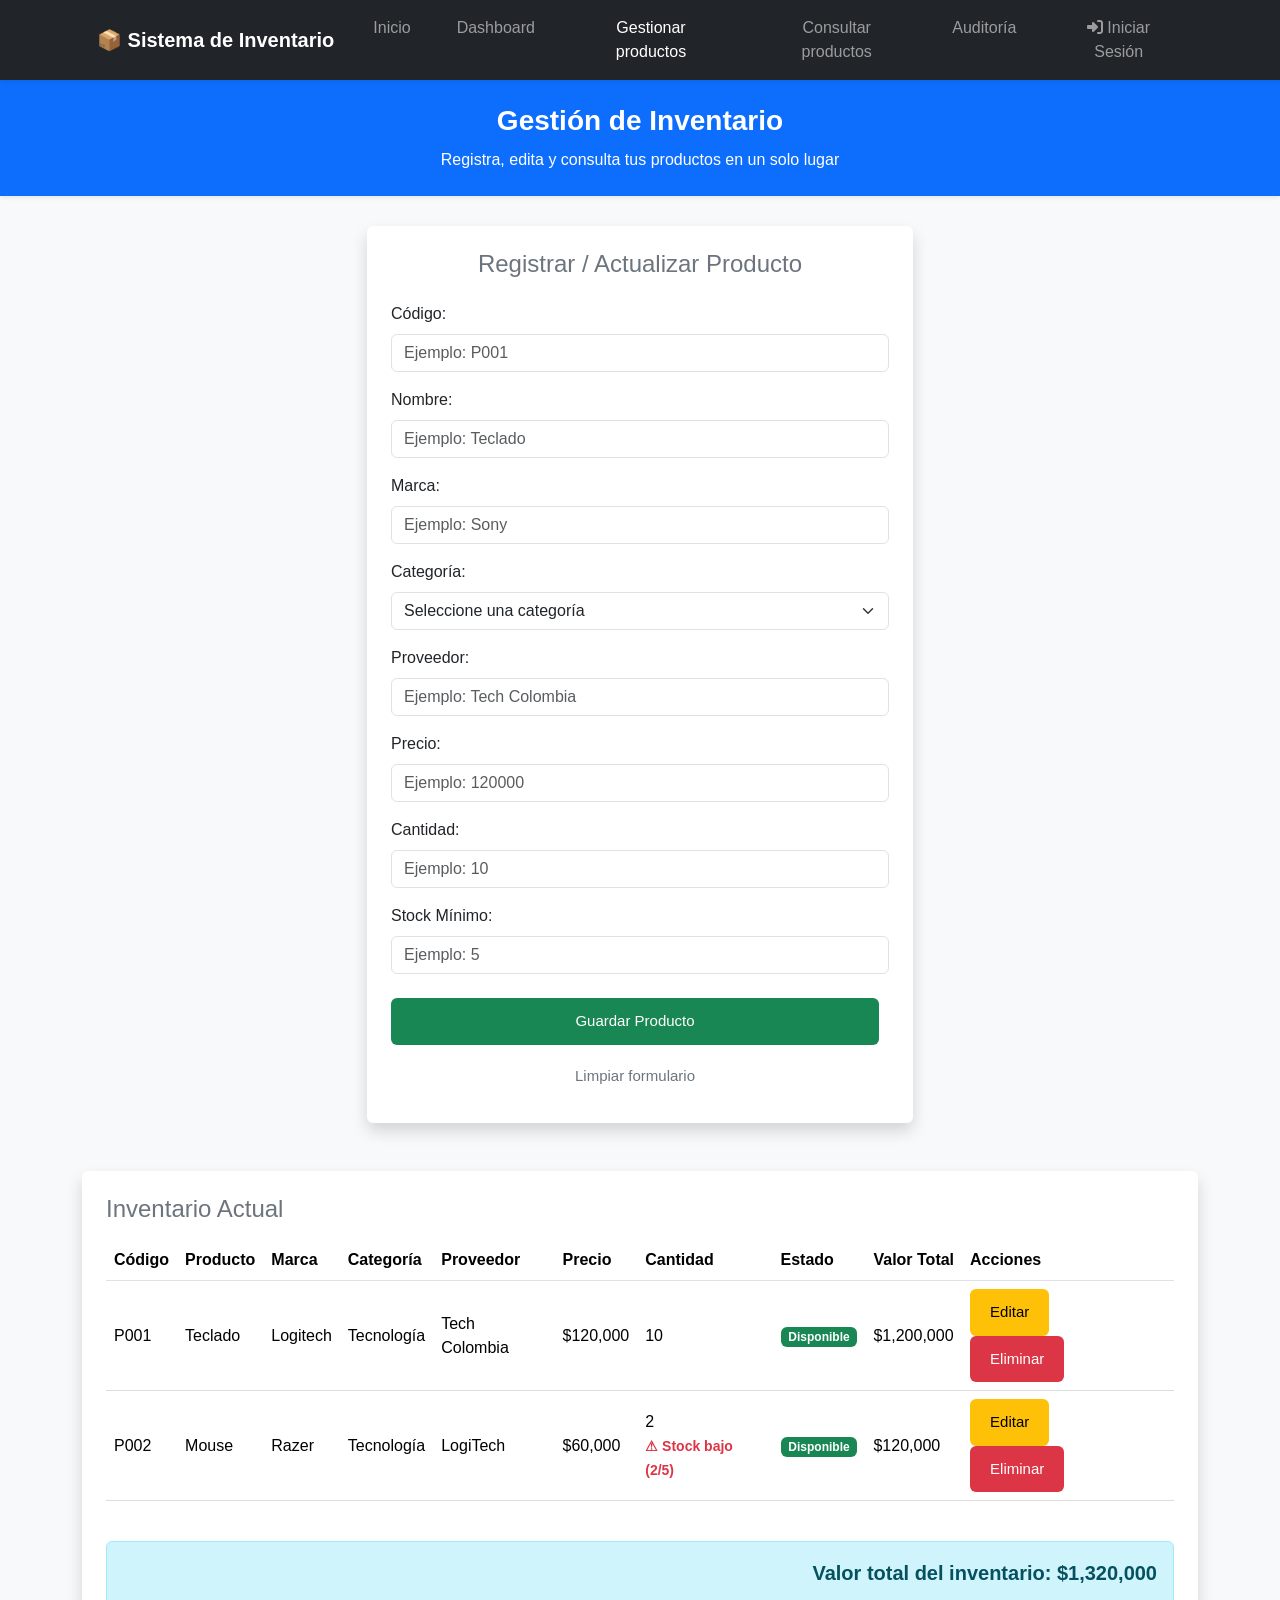
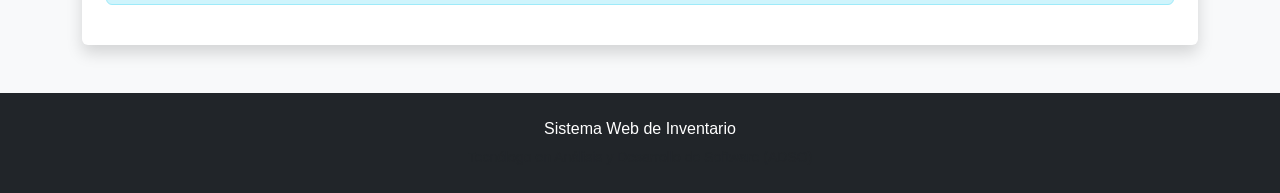
<file: registrar.html>
<!DOCTYPE html>
<html lang="es">
<head>
    <meta charset="UTF-8">
    <meta name="viewport" content="width=device-width, initial-scale=1.0">
    <title>Gestión de Productos - Sistema de Inventario</title>
    <link href="https://cdn.jsdelivr.net/npm/bootstrap@5.3.3/dist/css/bootstrap.min.css" rel="stylesheet">
    <link href="https://cdnjs.cloudflare.com/ajax/libs/font-awesome/6.5.1/css/all.min.css" rel="stylesheet">
    <link rel="stylesheet" href="css/style.css">
</head>
<body class="bg-light">

    <!-- Navbar Bootstrap -->
    <nav class="navbar navbar-expand-lg navbar-dark bg-dark shadow-sm">
        <div class="container">
            <a class="navbar-brand fw-bold" href="index.html">📦 Sistema de Inventario</a>
            <button class="navbar-toggler" type="button" data-bs-toggle="collapse" data-bs-target="#navbarNav">
                <span class="navbar-toggler-icon"></span>
            </button>
            <div class="collapse navbar-collapse" id="navbarNav">
                <ul class="navbar-nav ms-auto">
                    <li class="nav-item"><a class="nav-link" href="index.html">Inicio</a></li>
                    <li class="nav-item"><a class="nav-link" href="dashboard.html">Dashboard</a></li>
                    <li class="nav-item"><a class="nav-link active" href="registrar.html">Gestionar productos</a></li>
                    <li class="nav-item"><a class="nav-link" href="productos.html">Consultar productos</a></li>
                    <li class="nav-item"><a class="nav-link" href="auditoria.html">Auditoría</a></li>
                    <li class="nav-item"><a class="nav-link" href="login.html"><i class="fa-solid fa-sign-in-alt me-1"></i>Iniciar Sesión</a></li>
                </ul>
            </div>
        </div>
    </nav>

    <!-- Encabezado -->
    <header class="bg-primary text-white text-center py-4 shadow-sm mb-4">
        <div class="container">
            <h1 class="h3 fw-bold">Gestión de Inventario</h1>
            <p class="mb-0">Registra, edita y consulta tus productos en un solo lugar</p>
        </div>
    </header>

    <main class="container mb-5">
        <!-- SECCIÓN 1: FORMULARIO -->
        <div class="row justify-content-center mb-5">
            <div class="col-12 col-md-8 col-lg-6">
                <div class="card shadow border-0 p-4">
                    <h2 class="h4 text-center mb-4 text-secondary">Registrar / Actualizar Producto</h2>
                    
                    <form id="formProducto">
                        <div class="mb-3">
                            <label for="codigo" class="form-label">Código:</label>
                            <input type="text" class="form-control" id="codigo" name="codigo" placeholder="Ejemplo: P001" required>
                        </div>
                        
                        <div class="mb-3">
                            <label for="nombre" class="form-label">Nombre:</label>
                            <input type="text" class="form-control" id="nombre" name="nombre" placeholder="Ejemplo: Teclado" required>
                        </div>


                         <div class="mb-3">
                            <label for="marca" class="form-label">Marca:</label>
                            <input type="text" class="form-control" id="marca" name="marca" placeholder="Ejemplo: Sony" required>
                        </div>



                        
                        <div class="mb-3">
                            <label for="categoria" class="form-label">Categoría:</label>
                            <select class="form-select" id="categoria" name="categoria" required>
                                <option value="">Seleccione una categoría</option>
                                <option value="Tecnología">Tecnología</option>
                                <option value="Papelería">Papelería</option>
                                <option value="Accesorios">Accesorios</option>
                                <option value="Otros">Otros</option>
                            </select>
                        </div>

                        <div class="mb-3">
                            <label for="proveedor" class="form-label">Proveedor:</label>
                            <input type="text" class="form-control" id="proveedor" name="proveedor" placeholder="Ejemplo: Tech Colombia" required>
                        </div>
                        
                        <div class="mb-3">
                            <label for="precio" class="form-label">Precio:</label>
                            <input type="number" class="form-control" id="precio" name="precio" placeholder="Ejemplo: 120000" min="0" step="0.01" required>
                        </div>
                        
                        <div class="mb-3">
                            <label for="cantidad" class="form-label">Cantidad:</label>
                            <input type="number" class="form-control" id="cantidad" name="cantidad" placeholder="Ejemplo: 10" min="0" required>
                        </div>

                        <div class="mb-4">
                            <label for="stockMinimo" class="form-label">Stock Mínimo:</label>
                            <input type="number" class="form-control" id="stockMinimo" name="stockMinimo" placeholder="Ejemplo: 5" min="0" required>
                        </div>
                        
                        <div class="d-grid gap-2">
                            <button type="submit" class="btn btn-success">Guardar Producto</button>
                            <button type="reset" class="btn btn-outline-secondary">Limpiar formulario</button>
                        </div>
                    </form>

                    <div id="mensajeExito" class="alert alert-success mt-3 text-center" style="display: none;" role="alert">
                        ✓ Operación realizada correctamente
                    </div>
                </div>
            </div>
        </div>

        <!-- SECCIÓN 2: TABLA DE INVENTARIO ACTUAL (EN LA PARTE INFERIOR) -->
        <div class="card shadow border-0 p-4">
            <h3 class="h4 text-secondary mb-3">Inventario Actual</h3>
            <div class="table-responsive">
                <table class="table table-hover align-middle">
                    <thead>
                        <tr>
                            <th>Código</th>
                            <th>Producto</th>
                            <th>Marca</th>
                            <th>Categoría</th>
                            <th>Proveedor</th>
                            <th>Precio</th>
                            <th>Cantidad</th>
                            <th>Estado</th>
                            <th>Valor Total</th>
                            <th>Acciones</th>
                        </tr>
                    </thead>
                    <tbody id="tablaProductos">
                        <!-- Los productos se cargarán dinámicamente aquí -->
                    </tbody>
                </table>
            </div>

            <!-- Total General del Inventario -->
            <div class="alert alert-info mt-4 text-end fs-5 fw-bold" id="contenedorTotalInventario">
                Valor total del inventario: $0
            </div>
        </div>
    </main>

    <!-- Footer -->
    <footer class="bg-dark text-white text-center py-4">
        <div class="container">
            <p class="mb-1">Sistema Web de Inventario</p>
            <small class="text-muted">Tecnólogo en Análisis y Desarrollo de Software (ADSO)</small>
        </div>
    </footer>

    <script src="https://cdn.jsdelivr.net/npm/bootstrap@5.3.3/dist/js/bootstrap.bundle.min.js"></script>
    <script src="js/app.js"></script>
</body>
</html>
</file>
<file: css/style.css>
* { 
    box-sizing: border-box; 
} 
 
body { 
    margin: 0; 
    font-family: Arial, sans-serif; 
    background-color: #fdfdfd; 
    color: #333; 
} 
 
header { 
    background-color: #1f4e79; 
    color: #5bbcd4; 
    text-align: center; 
    padding: 30px; 
} 
 
header h1 { 
    margin: 0; 
} 
 
header p { 
    margin-top: 10px; 
} 
 
nav { 
    background-color: #163a5c; 
    padding: 15px; 
    text-align: center; 
    display: flex;
    justify-content: center;
    flex-wrap: wrap;
} 

nav a { 
    color: rgb(255, 251, 251); 
    text-decoration: none; 
    margin: 0 15px; 
    font-weight: bold; 
} 

nav a:hover { 
    text-decoration: underline; 
} 
 
main { 
    width: 90%; 
    max-width: 1100px; 
    margin: 30px auto; 
} 
 
section { 
    background-color: rgb(253, 250, 250); 
    padding: 25px; 
    margin-bottom: 25px; 
    border-radius: 10px; 
    box-shadow: 0 2px 8px rgba(0, 0, 0, 0.1); 
} 
 
h2 { 
    color: #1f4e79; 
} 
 
footer { 
    background-color: #163a5c; 
    color: rgb(255, 250, 250); 
    text-align: center; 
    padding: 20px; 
    margin-top: 30px; 
}

/* =========================================
   ESTILOS PARA EL FORMULARIO Y BOTONES
   ========================================= */

.formulario { 
    max-width: 700px; 
    margin: 0 auto; 
} 

.campo { 
    margin-bottom: 20px; 
} 
 
.campo label { 
    display: block; 
    margin-bottom: 8px; 
    font-weight: bold; 
} 
 
.campo input, 
.campo select { 
    width: 100%; 
    padding: 12px; 
    border: 1px solid #ccc; 
    border-radius: 6px; 
    font-size: 16px; 
    box-sizing: border-box; 
} 
 
.campo input:focus, 
.campo select:focus { 
    outline: none; 
    border-color: #1f4e79; 
} 
 
.btn { 
    padding: 12px 20px; 
    border: none; 
    border-radius: 6px; 
    cursor: pointer; 
    font-size: 15px; 
    margin-right: 10px; 
} 
 
.btn-guardar { 
    background-color: #1f4e79; 
    color: white; 
} 
 
.btn-limpiar { 
    background-color: #777; 
    color: white; 
} 
 
.btn:hover { 
    opacity: 0.85; 
}

/* =========================================
   ESTILOS PARA LA TABLA
   ========================================= */

.tabla-responsive { 
    overflow-x: auto; 
} 

table { 
    width: 100%; 
    border-collapse: collapse; 
    background-color: white; 
} 
 
th { 
    background-color: #1f4e79; 
    color: white; 
    padding: 12px; 
    text-align: left; 
} 
 
td { 
    padding: 12px; 
    border-bottom: 1px solid #ddd; 
} 
 
tbody tr:hover { 
    background-color: #f1f1f1; 
}

/* =========================================
   ESTILOS PARA LAS TARJETAS (RETO INTEGRADOR)
   ========================================= */
.tarjeta { 
    flex: 1; 
    min-width: 200px; 
    background-color: white; 
    padding: 25px; 
    border-radius: 10px; 
    text-align: center; 
    box-shadow: 0 2px 8px rgba(0, 0, 0, 0.1); 
    border: 1px solid #ddd;
} 

.tarjeta h3 { 
    margin-top: 0; 
} 

.tarjeta p { 
    font-size: 20px; 
    font-weight: bold; 
    margin-bottom: 0; 
}

/* NUEVA SECCIÓN PRODUCTOS */
.contenedor-productos-nuevos {
    display: flex;
    gap: 20px;
    flex-wrap: wrap;
    justify-content: center;
}

/* =========================================
   MEDIA QUERIES Y RETO EXTRA
   ========================================= */
@media (max-width: 768px) { 
    nav { 
        flex-direction: column; 
        align-items: center; 
        gap: 10px; 
    } 
}

@media (max-width: 600px) { 
    .btn { 
        width: 100%; 
        margin-bottom: 10px; 
    } 

    .tarjeta { 
        width: 100%; 
    } 
    
    .tabla-responsive {
        overflow-x: auto;
    }
}
</file>
